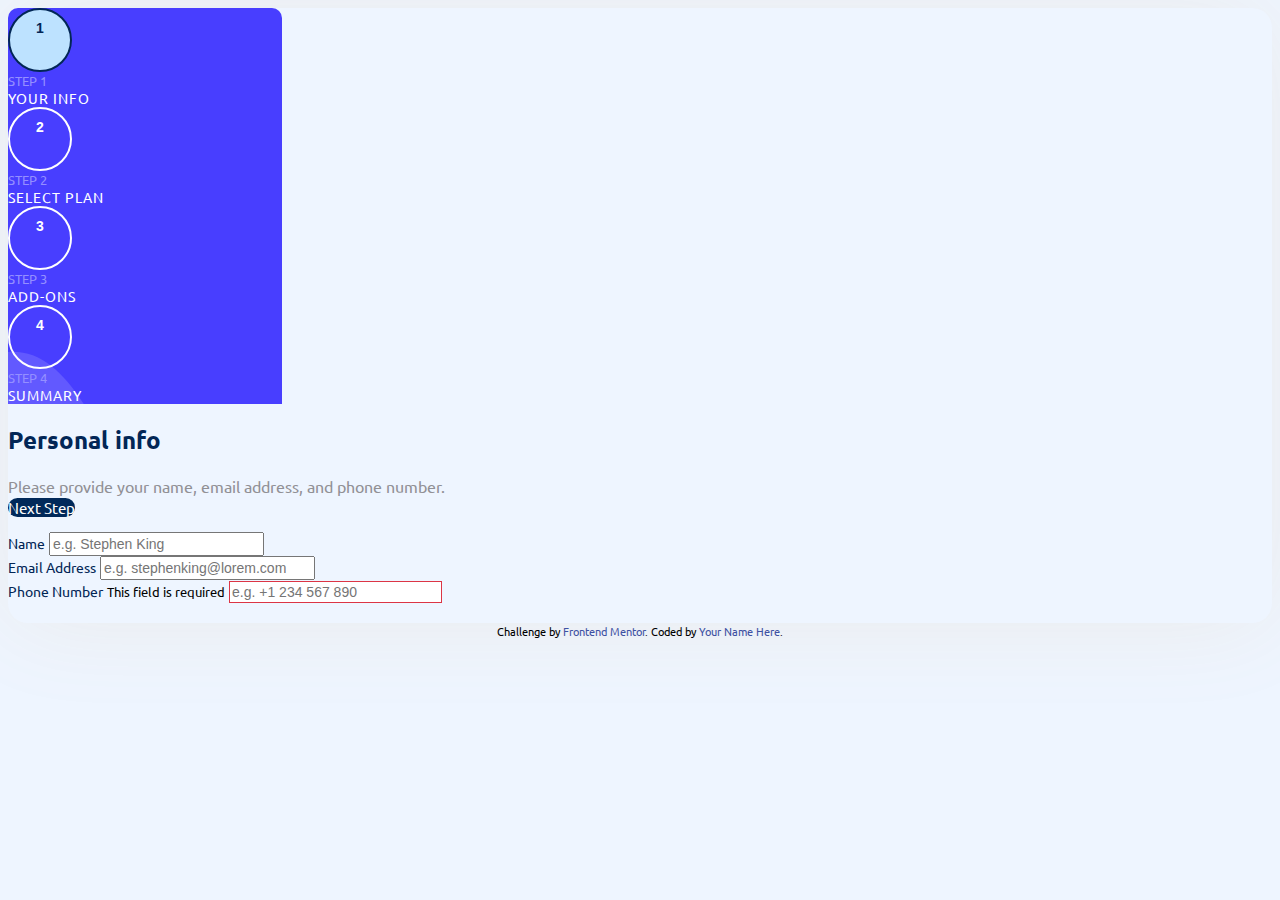
<file: index.html>
<!DOCTYPE html>
<html lang="en">
<head>
    <meta charset="UTF-8">
    <meta name="viewport" content="width=device-width, initial-scale=1.0"> <!-- displays site properly based on user's device -->
    <link rel="icon" type="image/png" sizes="32x32" href="./assets/images/favicon-32x32.png">
    <title>Frontend Mentor | Multi-step form</title>
    <link rel="stylesheet" href="https://cdn.jsdelivr.net/npm/bootstrap@4.6.2/dist/css/bootstrap.min.css" integrity="sha384-xOolHFLEh07PJGoPkLv1IbcEPTNtaed2xpHsD9ESMhqIYd0nLMwNLD69Npy4HI+N" crossorigin="anonymous">
    <link rel="stylesheet" href="assets/css/styles.css">
    
    <!-- Feel free to remove these styles or customise in your own stylesheet 👍 -->
    <style>
    .attribution { font-size: 11px; text-align: center; }
    .attribution a { color: hsl(228, 45%, 44%); }
    </style>
</head>
<body>
    <div class="container d-flex h-100">
        <div class="row justify-content-center align-self-center w-100">
            <div class="col-12 card card-main">
                <div class="row h-100">
                    <div class="col-sm-3 p-4 m-4 side-panel-background">
                        <a href="index.html">
                            <div class="row pt-4">
                                <div class="col-2">
                                    <div class="circle-active">1</div>
                                </div>
                                <div class="col-10 pl-4">
                                    <p class="step">STEP 1</p>
                                    <p class="step-description">Your Info</p>
                                </div>
                            </div>
                        </a>
                        <a href="select-plan.html">
                            <div class="row pt-4">
                                <div class="col-2">
                                    <div class="circle">2</div>
                                </div>
                                <div class="col-10 pl-4">
                                    <p class="step">STEP 2</p>
                                    <p class="step-description">Select Plan</p>
                                </div>
                            </div>
                        </a>
                        <a href="add-ons.html">
                            <div class="row pt-4">
                                <div class="col-2">
                                    <div class="circle">3</div>
                                </div>
                                <div class="col-10 pl-4">
                                    <p class="step">STEP 3</p>
                                    <p class="step-description">Add-Ons</p>
                                </div>
                            </div>
                        </a>
                        <a href="summary.html">
                            <div class="row pt-4">
                                <div class="col-2">
                                    <div class="circle">4</div>
                                </div>
                                <div class="col-10 pl-4">
                                    <p class="step">STEP 4</p>
                                    <p class="step-description">Summary</p>
                                </div>
                            </div>
                        </a>
                    </div>
                    <div class="form-options-wrapper offset-1 col-sm-6 pt-5">
                        <h2 class="header">Personal info</h2>
                        <p class="sub-header">Please provide your name, email address, and phone number.</p>
                        
                        <br>
                        
                        <div class="form-group">
                            <label for="name">Name</label>
                            <small id="nameHelp" class="form-text float-right text-danger font-weight-bold"></small>
                            <input type="text" class="form-control form-control-lg" id="name" aria-describedby="nameHelp" placeholder="e.g. Stephen King">
                        </div>

                        <div class="form-group">
                            <label for="email">Email Address</label>
                            <small id="emailHelp" class="form-text float-right text-danger font-weight-bold"></small>
                            <input type="email" class="form-control form-control-lg" id="email" aria-describedby="emailHelp" placeholder="e.g. stephenking@lorem.com">
                        </div>

                        <div class="form-group">
                            <label for="phoneNumber">Phone Number</label>
                            <small id="phoneNumberHelp" class="form-text float-right text-danger font-weight-bold">This field is required</small>
                            <input type="text" class="form-control form-control-lg input-error" id="phoneNumber" aria-describedby="phoneNumberHelp" placeholder="e.g. +1 234 567 890">
                        </div>

                        <div class="w-100 form-options-footer">
                            <a href="select-plan.html" class="btn btn-primary-custom btn-lg float-right">Next Step</a>
                        </div>
                    </div>                
                </div>
            </div>
        </div>
    </div>
  <!-- Sidebar start -->

  <!-- Step 1
  Your info

  Step 2
  Select plan

  Step 3
  Add-ons

  Step 4
  Summary -->

  <!-- Sidebar end -->

  <!-- Step 1 start -->

  <!-- Personal info
  Please provide your name, email address, and phone number.

  Name
  e.g. Stephen King

  Email Address
  e.g. stephenking@lorem.com

  Phone Number
  e.g. +1 234 567 890

  Next Step -->

  <!-- Step 1 end -->

  <!-- Step 2 start -->

  <!-- Select your plan
  You have the option of monthly or yearly billing.

  Arcade
  $9/mo

  Advanced
  $12/mo

  Pro
  $15/mo

  Monthly
  Yearly

  Go Back
  Next Step -->

  <!-- Step 2 end -->

  <!-- Step 3 start -->

  <!-- Pick add-ons
  Add-ons help enhance your gaming experience.

  Online service
  Access to multiplayer games
  +$1/mo

  Larger storage
  Extra 1TB of cloud save
  +$2/mo

  Customizable Profile
  Custom theme on your profile
  +$2/mo

  Go Back
  Next Step -->

  <!-- Step 3 end -->

  <!-- Step 4 start -->

  <!-- Finishing up
  Double-check everything looks OK before confirming. -->

  <!-- Dynamically add subscription and add-on selections here -->

  <!-- Total (per month/year)

  Go Back
  Confirm -->

  <!-- Step 4 end -->

  <!-- Step 5 start -->

  <!-- Thank you!

  Thanks for confirming your subscription! We hope you have fun 
  using our platform. If you ever need support, please feel free 
  to email us at support@loremgaming.com. -->

  <!-- Step 5 end -->
  
    <div class="attribution mt-5">
        Challenge by <a href="https://www.frontendmentor.io?ref=challenge" target="_blank">Frontend Mentor</a>. 
        Coded by <a href="#">Your Name Here</a>.
    </div>
    
    <script src="https://cdn.jsdelivr.net/npm/jquery@3.5.1/dist/jquery.slim.min.js" integrity="sha384-DfXdz2htPH0lsSSs5nCTpuj/zy4C+OGpamoFVy38MVBnE+IbbVYUew+OrCXaRkfj" crossorigin="anonymous"></script>
    <script src="https://cdn.jsdelivr.net/npm/bootstrap@4.6.2/dist/js/bootstrap.bundle.min.js" integrity="sha384-Fy6S3B9q64WdZWQUiU+q4/2Lc9npb8tCaSX9FK7E8HnRr0Jz8D6OP9dO5Vg3Q9ct" crossorigin="anonymous"></script>
</body>
</html>
</file>
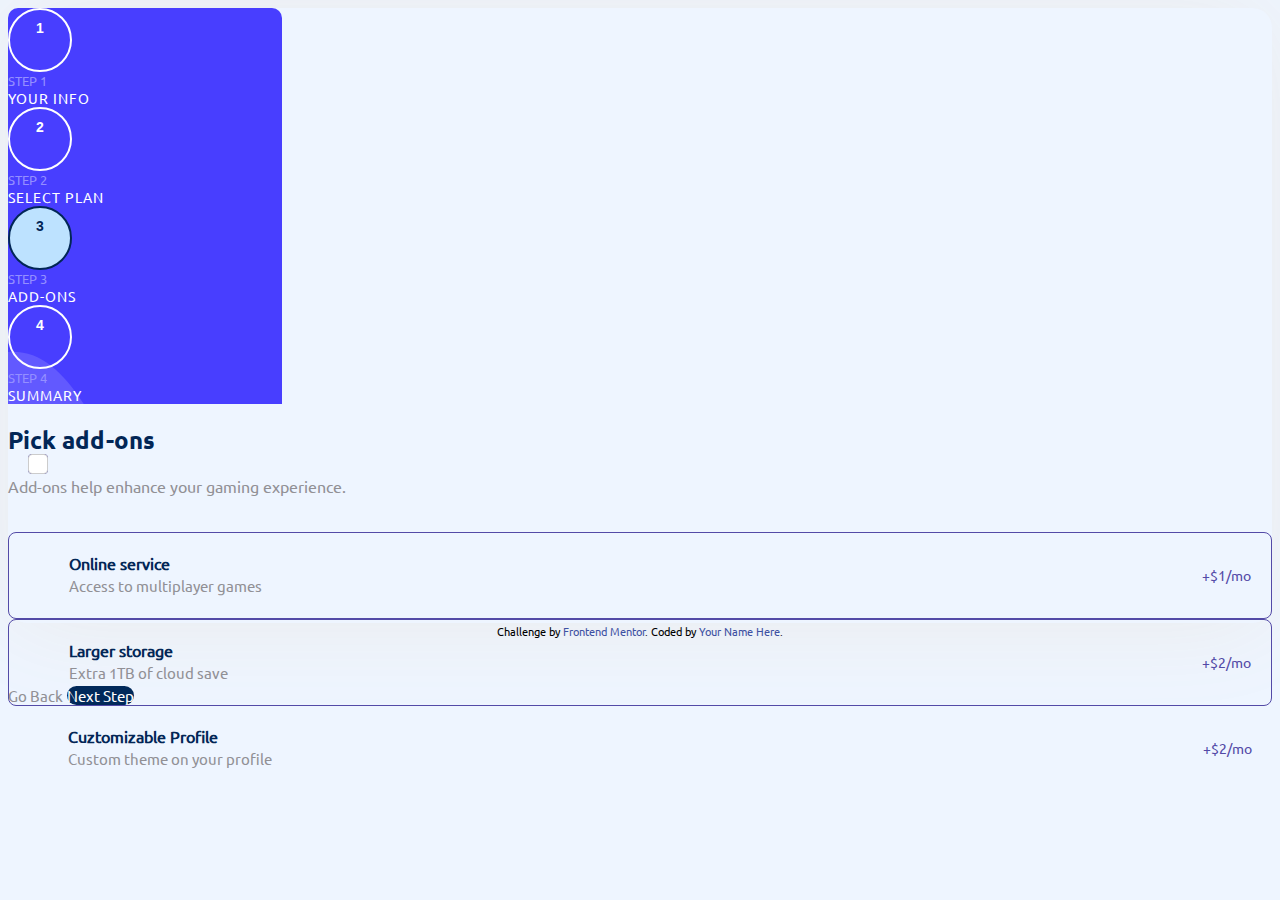
<file: add-ons.html>
<!DOCTYPE html>
<html lang="en">
<head>
    <meta charset="UTF-8">
    <meta name="viewport" content="width=device-width, initial-scale=1.0"> <!-- displays site properly based on user's device -->
    <link rel="icon" type="image/png" sizes="32x32" href="./assets/images/favicon-32x32.png">
    <title>Frontend Mentor | Multi-step form</title>
    <link rel="stylesheet" href="https://cdn.jsdelivr.net/npm/bootstrap@4.6.2/dist/css/bootstrap.min.css" integrity="sha384-xOolHFLEh07PJGoPkLv1IbcEPTNtaed2xpHsD9ESMhqIYd0nLMwNLD69Npy4HI+N" crossorigin="anonymous">
    <link rel="stylesheet" href="assets/css/styles.css">
    
    <!-- Feel free to remove these styles or customise in your own stylesheet 👍 -->
    <style>
    .attribution { font-size: 11px; text-align: center; }
    .attribution a { color: hsl(228, 45%, 44%); }
    </style>
</head>
<body>
    <div class="container d-flex h-100">
        <div class="row justify-content-center align-self-center w-100">
            <div class="col-12 card card-main">
                <div class="row h-100">
                    <div class="col-sm-3 p-4 m-4 side-panel-background">
                        <a href="index.html">
                            <div class="row pt-4">
                                <div class="col-2">
                                    <div class="circle">1</div>
                                </div>
                                <div class="col-10 pl-4">
                                    <p class="step">STEP 1</p>
                                    <p class="step-description">Your Info</p>
                                </div>
                            </div>
                        </a>
                        <a href="select-plan.html">
                            <div class="row pt-4">
                                <div class="col-2">
                                    <div class="circle">2</div>
                                </div>
                                <div class="col-10 pl-4">
                                    <p class="step">STEP 2</p>
                                    <p class="step-description">Select Plan</p>
                                </div>
                            </div>
                        </a>
                        <a href="add-ons.html">
                            <div class="row pt-4">
                                <div class="col-2">
                                    <div class="circle-active">3</div>
                                </div>
                                <div class="col-10 pl-4">
                                    <p class="step">STEP 3</p>
                                    <p class="step-description">Add-Ons</p>
                                </div>
                            </div>
                        </a>
                        <a href="summary.html">
                            <div class="row pt-4">
                                <div class="col-2">
                                    <div class="circle">4</div>
                                </div>
                                <div class="col-10 pl-4">
                                    <p class="step">STEP 4</p>
                                    <p class="step-description">Summary</p>
                                </div>
                            </div>
                        </a>
                    </div>
                    <div class="form-options-wrapper offset-1 col-sm-6 pt-5">
                        <h2 class="header">Pick add-ons</h2>
                        <p class="sub-header">Add-ons help enhance your gaming experience.</p>
                        
                        <br>
                        <div class="w-100">
                            <div class="row row-cols-1 row-cols-md-1">
                                <div class="col mb-3" role="button">
                                    <div class="card add-ons add-ons-active">
                                        <div class="custom-check">
                                            <input type="checkbox" id="online-services" checked>
                                            <label for="online-services"></label>
                                        </div>
                                        
                                        <h5>Online service</h5>
                                        <p>
                                            Access to multiplayer games
                                            <small>+$1/mo</small>
                                        </p>
                                    </div>
                                </div>
                                <div class="col mb-3" role="button">
                                    <div class="card add-ons add-ons-active">
                                        <div class="custom-check">
                                            <input type="checkbox" id="larger-storage" checked>
                                            <label for="larger-storage"></label>
                                        </div>
                                        
                                        <h5>Larger storage</h5>
                                        <p>
                                            Extra 1TB of cloud save
                                            <small>+$2/mo</small>
                                        </p>
                                    </div>
                                </div>
                                <div class="col mb-3" role="button">
                                    <div class="card add-ons add-ons">
                                        <div class="custom-check">
                                            <input type="checkbox" id="cuztomizable-profile">
                                            <label for="cuztomizable-profile"></label>
                                        </div>
                                        
                                        <h5>Cuztomizable Profile</h5>
                                        <p>
                                            Custom theme on your profile
                                            <small>+$2/mo</small>
                                        </p>
                                    </div>
                                </div>
                            </div>
                        </div>

                        <div class="w-100 form-options-footer">
                            <a href="select-plan.html" class="btn btn-custom btn-lg float-left">Go Back</a>
                            <a href="summary.html" class="btn btn-primary-custom btn-lg float-right">Next Step</a>
                        </div>
                    </div>                
                </div>
            </div>
        </div>
    </div>
  
    <div class="attribution mt-5">
        Challenge by <a href="https://www.frontendmentor.io?ref=challenge" target="_blank">Frontend Mentor</a>. 
        Coded by <a href="#">Your Name Here</a>.
    </div>
    
    <script src="https://cdn.jsdelivr.net/npm/jquery@3.5.1/dist/jquery.slim.min.js" integrity="sha384-DfXdz2htPH0lsSSs5nCTpuj/zy4C+OGpamoFVy38MVBnE+IbbVYUew+OrCXaRkfj" crossorigin="anonymous"></script>
    <script src="https://cdn.jsdelivr.net/npm/bootstrap@4.6.2/dist/js/bootstrap.bundle.min.js" integrity="sha384-Fy6S3B9q64WdZWQUiU+q4/2Lc9npb8tCaSX9FK7E8HnRr0Jz8D6OP9dO5Vg3Q9ct" crossorigin="anonymous"></script>
</body>
</html>
</file>
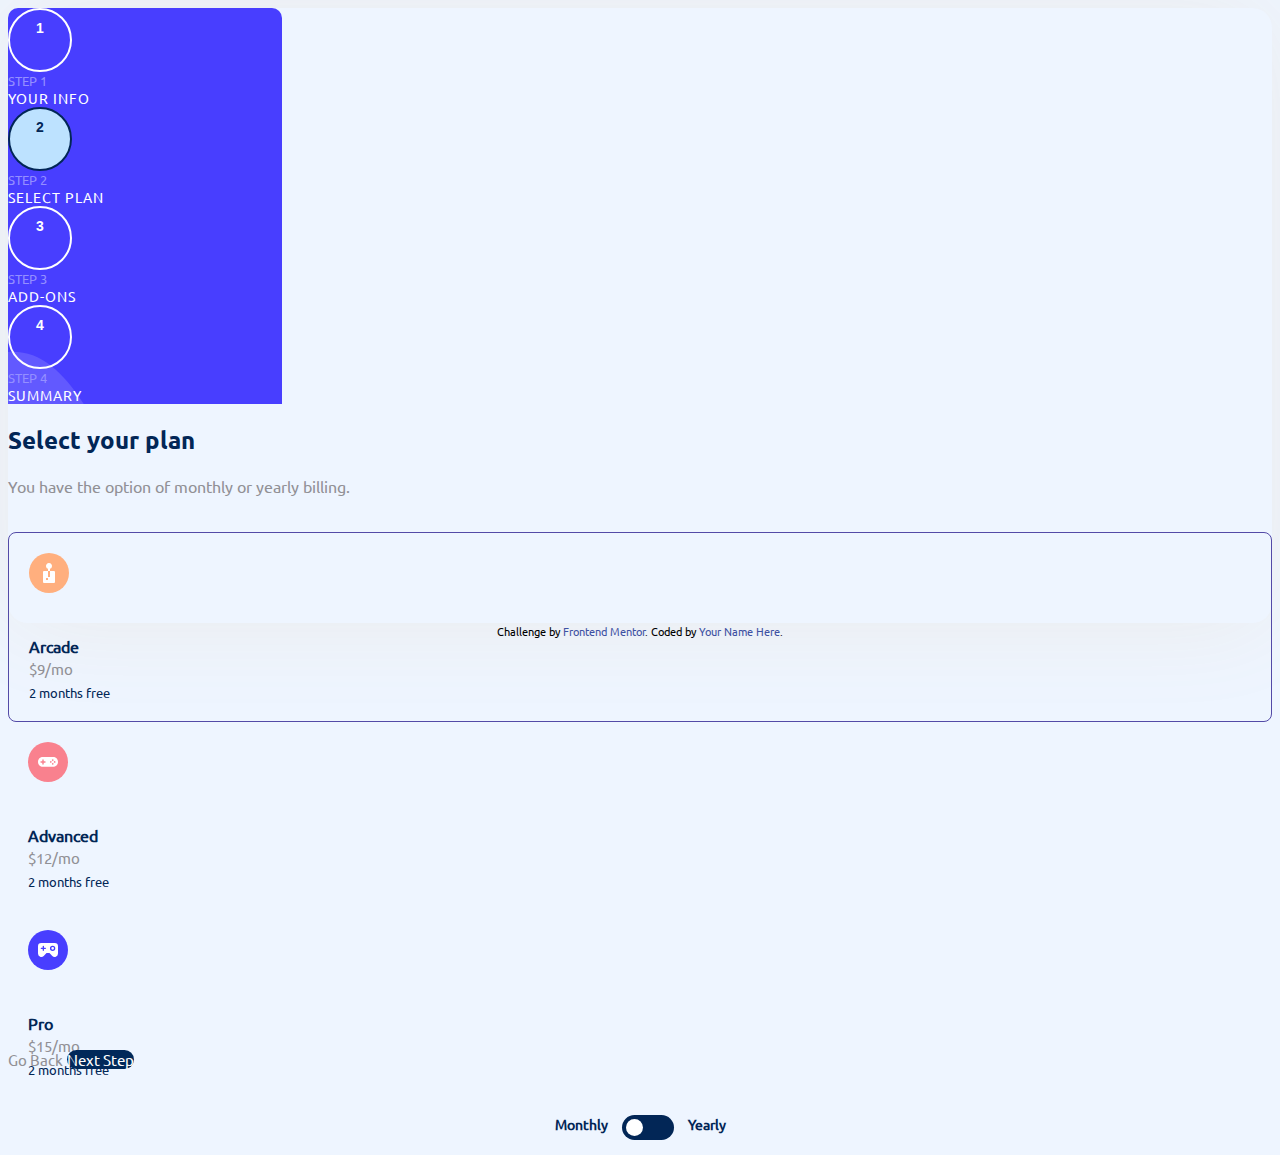
<file: select-plan.html>
<!DOCTYPE html>
<html lang="en">
<head>
    <meta charset="UTF-8">
    <meta name="viewport" content="width=device-width, initial-scale=1.0"> <!-- displays site properly based on user's device -->
    <link rel="icon" type="image/png" sizes="32x32" href="./assets/images/favicon-32x32.png">
    <title>Frontend Mentor | Multi-step form</title>
    <link rel="stylesheet" href="https://cdn.jsdelivr.net/npm/bootstrap@4.6.2/dist/css/bootstrap.min.css" integrity="sha384-xOolHFLEh07PJGoPkLv1IbcEPTNtaed2xpHsD9ESMhqIYd0nLMwNLD69Npy4HI+N" crossorigin="anonymous">
    <link rel="stylesheet" href="assets/css/styles.css">
    
    <!-- Feel free to remove these styles or customise in your own stylesheet 👍 -->
    <style>
    .attribution { font-size: 11px; text-align: center; }
    .attribution a { color: hsl(228, 45%, 44%); }
    </style>
</head>
<body>
    <div class="container d-flex h-100">
        <div class="row justify-content-center align-self-center w-100">
            <div class="col-12 card card-main">
                <div class="row h-100">
                    <div class="col-sm-3 p-4 m-4 side-panel-background">
                        <a href="index.html">
                            <div class="row pt-4">
                                <div class="col-2">
                                    <div class="circle">1</div>
                                </div>
                                <div class="col-10 pl-4">
                                    
                                        <p class="step">STEP 1</p>
                                        <p class="step-description">Your Info</p>
                                    
                                </div>
                            </div>
                        </a>
                        <a href="select-plan.html">
                            <div class="row pt-4">
                                <div class="col-2">
                                    <div class="circle-active">2</div>
                                </div>
                                <div class="col-10 pl-4">
                                    <p class="step">STEP 2</p>
                                    <p class="step-description">Select Plan</p>
                                </div>
                            </div>
                        </a>
                        <a href="add-ons.html">
                            <div class="row pt-4">
                                <div class="col-2">
                                    <div class="circle">3</div>
                                </div>
                                <div class="col-10 pl-4">
                                    <p class="step">STEP 3</p>
                                    <p class="step-description">Add-Ons</p>
                                </div>
                            </div>
                        </a>
                        <a href="summary.html">
                            <div class="row pt-4">
                                <div class="col-2">
                                    <div class="circle">4</div>
                                </div>
                                <div class="col-10 pl-4">
                                    <p class="step">STEP 4</p>
                                    <p class="step-description">Summary</p>
                                </div>
                            </div>
                        </a>
                    </div>
                    <div class="form-options-wrapper offset-1 col-sm-6 pt-5">
                        <h2 class="header">Select your plan</h2>
                        <p class="sub-header">You have the option of monthly or yearly billing.</p>
                        
                        <br>
                        <div class="w-100">
                            <div class="row row-cols-1 row-cols-md-3">
                                <div class="col mb-4">
                                    <div class="card plan plan-active">
                                        <img src="/assets/images/icon-arcade.svg" alt="">
                                        <h5>Arcade</h5>
                                        <p>$9/mo</p>
                                        <small class="small primary-blue-text-color">2 months free</small>
                                    </div>
                                </div>
    
                                <div class="col mb-4">
                                    <div class="card plan plan">
                                        <img src="/assets/images/icon-advanced.svg" alt="">
                                        <h5>Advanced</h5>
                                        <p>$12/mo</p>
                                        <small class="small primary-blue-text-color">2 months free</small>
                                    </div>
                                </div>

                                <div class="col mb-4">
                                    <div class="card plan plan">
                                        <img src="/assets/images/icon-pro.svg" alt="">
                                        <h5>Pro</h5>
                                        <p>$15/mo</p>
                                        <small class="small primary-blue-text-color">2 months free</small>
                                    </div>
                                </div>
                            </div>
                        </div>

                        <div class="w-100 bg-light plan-slider">
                            <label>Monthly</label>
                            <label class="switch">
                                <input type="checkbox">
                                <span class="slider round"></span>
                            </label>
                            <label class="text-muted">Yearly</label>
                        </div>

                        <div class="w-100 form-options-footer">
                            <a href="index.html" class="btn btn-custom btn-lg float-left">Go Back</a>
                            <a href="add-ons.html" class="btn btn-primary-custom btn-lg float-right">Next Step</a>
                        </div>
                    </div>                
                </div>
            </div>
        </div>
    </div>
  
    <div class="attribution mt-5">
        Challenge by <a href="https://www.frontendmentor.io?ref=challenge" target="_blank">Frontend Mentor</a>. 
        Coded by <a href="#">Your Name Here</a>.
    </div>
    
    <script src="https://cdn.jsdelivr.net/npm/jquery@3.5.1/dist/jquery.slim.min.js" integrity="sha384-DfXdz2htPH0lsSSs5nCTpuj/zy4C+OGpamoFVy38MVBnE+IbbVYUew+OrCXaRkfj" crossorigin="anonymous"></script>
    <script src="https://cdn.jsdelivr.net/npm/bootstrap@4.6.2/dist/js/bootstrap.bundle.min.js" integrity="sha384-Fy6S3B9q64WdZWQUiU+q4/2Lc9npb8tCaSX9FK7E8HnRr0Jz8D6OP9dO5Vg3Q9ct" crossorigin="anonymous"></script>
</body>
</html>
</file>
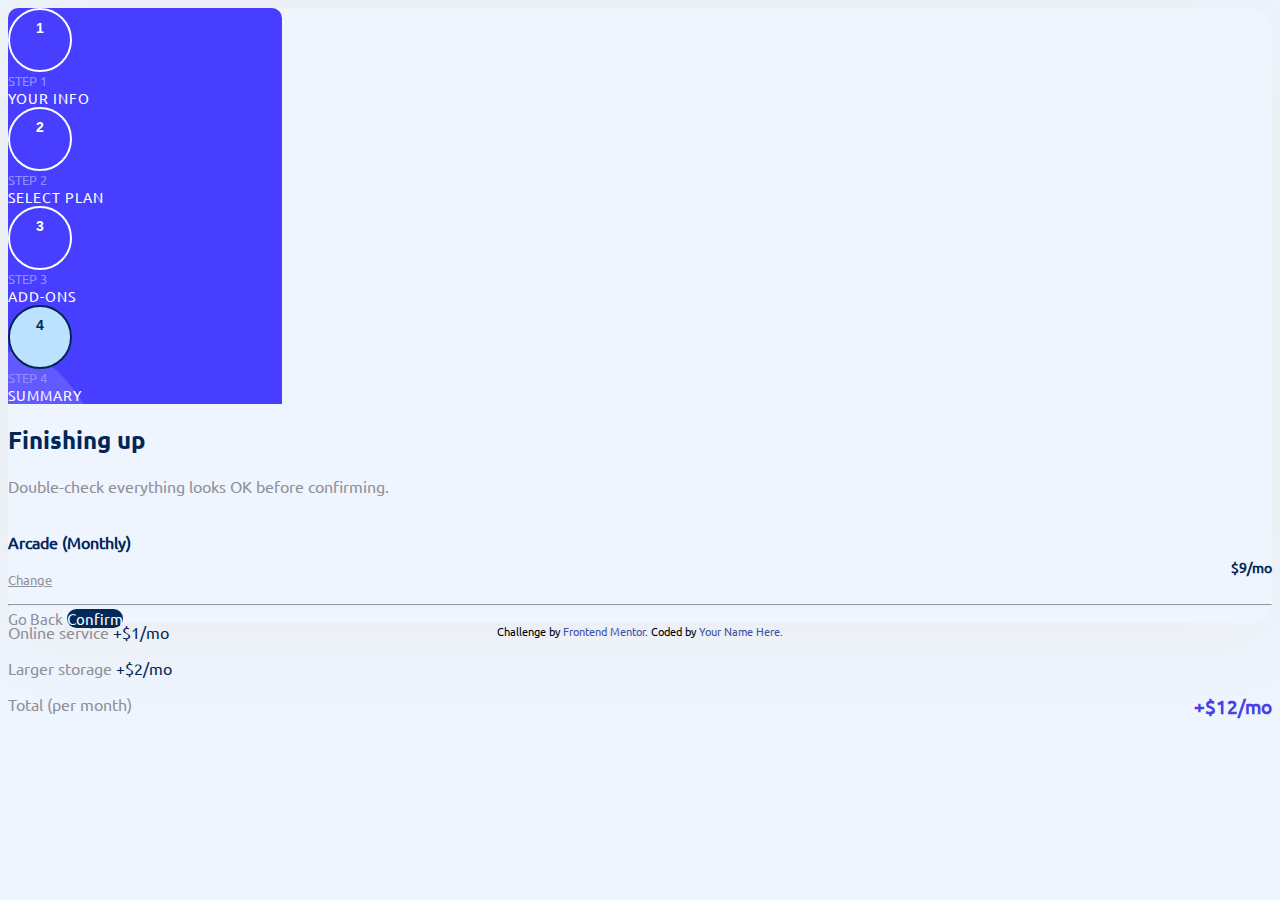
<file: summary.html>
<!DOCTYPE html>
<html lang="en">
<head>
    <meta charset="UTF-8">
    <meta name="viewport" content="width=device-width, initial-scale=1.0"> <!-- displays site properly based on user's device -->
    <link rel="icon" type="image/png" sizes="32x32" href="./assets/images/favicon-32x32.png">
    <title>Frontend Mentor | Multi-step form</title>
    <link rel="stylesheet" href="https://cdn.jsdelivr.net/npm/bootstrap@4.6.2/dist/css/bootstrap.min.css" integrity="sha384-xOolHFLEh07PJGoPkLv1IbcEPTNtaed2xpHsD9ESMhqIYd0nLMwNLD69Npy4HI+N" crossorigin="anonymous">
    <link rel="stylesheet" href="assets/css/styles.css">
    
    <!-- Feel free to remove these styles or customise in your own stylesheet 👍 -->
    <style>
    .attribution { font-size: 11px; text-align: center; }
    .attribution a { color: hsl(228, 45%, 44%); }
    </style>
</head>
<body>
    <div class="container d-flex h-100">
        <div class="row justify-content-center align-self-center w-100">
            <div class="col-12 card card-main">
                <div class="row h-100">
                    <div class="col-sm-3 p-4 m-4 side-panel-background">
                        <a href="index.html">
                            <div class="row pt-4">
                                <div class="col-2">
                                    <div class="circle">1</div>
                                </div>
                                <div class="col-10 pl-4">
                                    <p class="step">STEP 1</p>
                                    <p class="step-description">Your Info</p>
                                </div>
                            </div>
                        </a>
                        <a href="select-plan.html">
                            <div class="row pt-4">
                                <div class="col-2">
                                    <div class="circle">2</div>
                                </div>
                                <div class="col-10 pl-4">
                                    <p class="step">STEP 2</p>
                                    <p class="step-description">Select Plan</p>
                                </div>
                            </div>
                        </a>
                        <a href="add-ons.html">
                            <div class="row pt-4">
                                <div class="col-2">
                                    <div class="circle">3</div>
                                </div>
                                <div class="col-10 pl-4">
                                    <p class="step">STEP 3</p>
                                    <p class="step-description">Add-Ons</p>
                                </div>
                            </div>
                        </a>
                        <a href="summary.html">
                            <div class="row pt-4">
                                <div class="col-2">
                                    <div class="circle-active">4</div>
                                </div>
                                <div class="col-10 pl-4">
                                    <p class="step">STEP 4</p>
                                    <p class="step-description">Summary</p>
                                </div>
                            </div>
                        </a>
                    </div>
                    <div class="form-options-wrapper offset-1 col-sm-6 pt-5">
                        <h2 class="header">Finishing up</h2>
                        <p class="sub-header">Double-check everything looks OK before confirming.</p>
                        
                        <br>
                        <div class="w-100">
                            <div class="card bg-light border-0 p-3">
                                <div class="summary">
                                    <h5>Arcade (Monthly)</h5>
                                    <p>
                                        <a href="#">Change</a>
                                        <span>$9/mo</span>
                                    </p>
                                </div>
                                <hr>
                                <p class="sub-header small mb-2">
                                    Online service
                                    <span class="float-right primary-blue-text-color small">+$1/mo</span>
                                </p>
                                <p class="sub-header small mb-2">
                                    Larger storage
                                    <span class="float-right primary-blue-text-color small">+$2/mo</span>
                                </p>
                            </div>
                            <p class="sub-header small p-3 mb-2">
                                Total (per month)
                                <span class="total">+$12/mo</span>
                            </p>
                        </div>

                        <div class="w-100 form-options-footer">
                            <a href="add-ons.html" class="btn btn-custom btn-lg float-left">Go Back</a>
                            <a href="thank-you.html" class="btn btn-secondary-custom btn-lg float-right">Confirm</a>
                        </div>
                    </div>                
                </div>
            </div>
        </div>
    </div>
  
    <div class="attribution mt-5">
        Challenge by <a href="https://www.frontendmentor.io?ref=challenge" target="_blank">Frontend Mentor</a>. 
        Coded by <a href="#">Your Name Here</a>.
    </div>
    
    <script src="https://cdn.jsdelivr.net/npm/jquery@3.5.1/dist/jquery.slim.min.js" integrity="sha384-DfXdz2htPH0lsSSs5nCTpuj/zy4C+OGpamoFVy38MVBnE+IbbVYUew+OrCXaRkfj" crossorigin="anonymous"></script>
    <script src="https://cdn.jsdelivr.net/npm/bootstrap@4.6.2/dist/js/bootstrap.bundle.min.js" integrity="sha384-Fy6S3B9q64WdZWQUiU+q4/2Lc9npb8tCaSX9FK7E8HnRr0Jz8D6OP9dO5Vg3Q9ct" crossorigin="anonymous"></script>
</body>
</html>
</file>
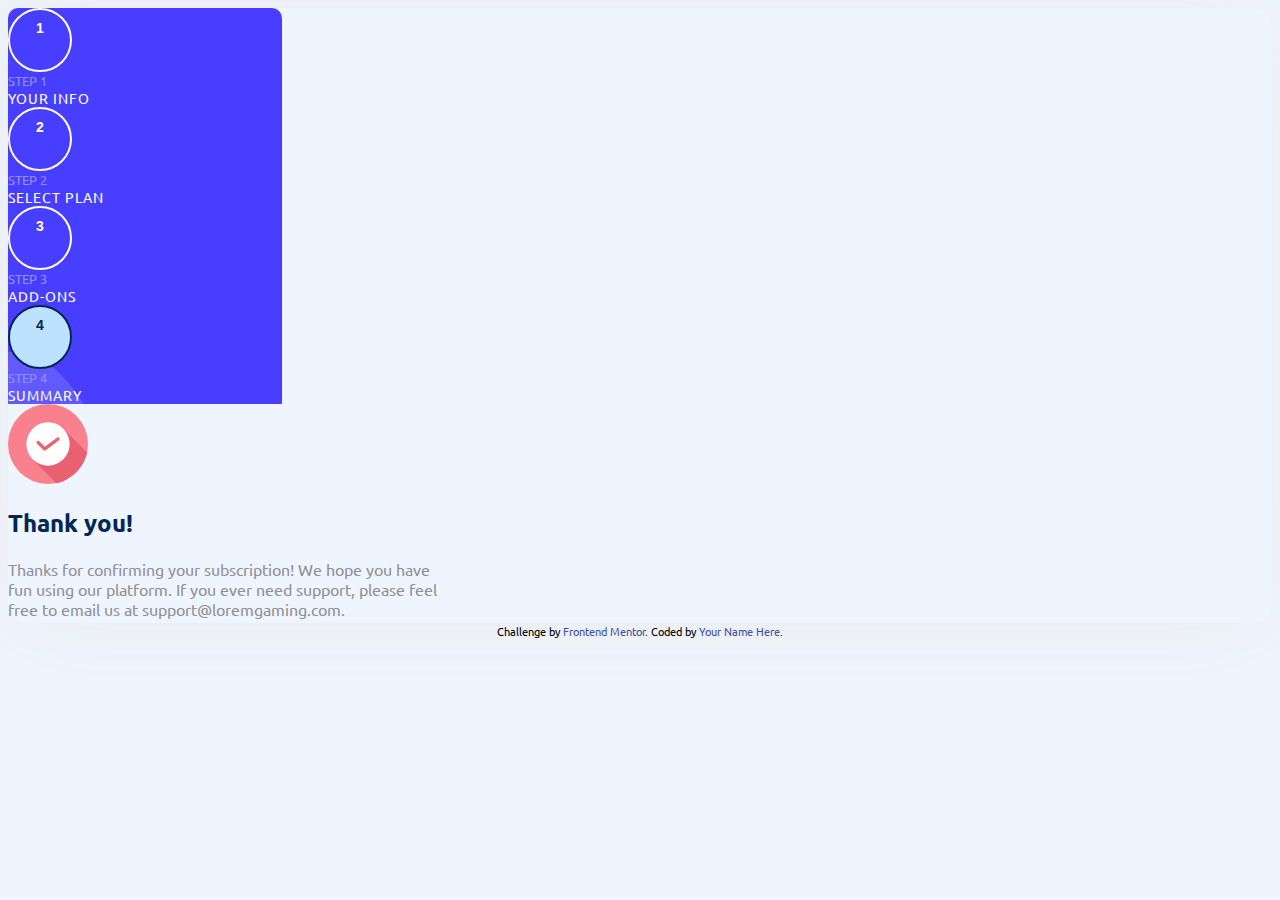
<file: thank-you.html>
<!DOCTYPE html>
<html lang="en">
<head>
    <meta charset="UTF-8">
    <meta name="viewport" content="width=device-width, initial-scale=1.0"> <!-- displays site properly based on user's device -->
    <link rel="icon" type="image/png" sizes="32x32" href="./assets/images/favicon-32x32.png">
    <title>Frontend Mentor | Multi-step form</title>
    <link rel="stylesheet" href="https://cdn.jsdelivr.net/npm/bootstrap@4.6.2/dist/css/bootstrap.min.css" integrity="sha384-xOolHFLEh07PJGoPkLv1IbcEPTNtaed2xpHsD9ESMhqIYd0nLMwNLD69Npy4HI+N" crossorigin="anonymous">
    <link rel="stylesheet" href="assets/css/styles.css">
    
    <!-- Feel free to remove these styles or customise in your own stylesheet 👍 -->
    <style>
    .attribution { font-size: 11px; text-align: center; }
    .attribution a { color: hsl(228, 45%, 44%); }
    </style>
</head>
<body>
    <div class="container d-flex h-100">
        <div class="row justify-content-center align-self-center w-100">
            <div class="col-12 card card-main">
                <div class="row h-100">
                    <div class="col-sm-3 p-4 m-4 side-panel-background">
                        <a href="index.html">
                            <div class="row pt-4">
                                <div class="col-2">
                                    <div class="circle">1</div>
                                </div>
                                <div class="col-10 pl-4">
                                    <p class="step">STEP 1</p>
                                    <p class="step-description">Your Info</p>
                                </div>
                            </div>
                        </a>
                        <a href="select-plan.html">
                            <div class="row pt-4">
                                <div class="col-2">
                                    <div class="circle">2</div>
                                </div>
                                <div class="col-10 pl-4">
                                    <p class="step">STEP 2</p>
                                    <p class="step-description">Select Plan</p>
                                </div>
                            </div>
                        </a>
                        <a href="add-ons.html">
                            <div class="row pt-4">
                                <div class="col-2">
                                    <div class="circle">3</div>
                                </div>
                                <div class="col-10 pl-4">
                                    <p class="step">STEP 3</p>
                                    <p class="step-description">Add-Ons</p>
                                </div>
                            </div>
                        </a>
                        <a href="summary.html">
                            <div class="row pt-4">
                                <div class="col-2">
                                    <div class="circle-active">4</div>
                                </div>
                                <div class="col-10 pl-4">
                                    <p class="step">STEP 4</p>
                                    <p class="step-description">Summary</p>
                                </div>
                            </div>
                        </a>
                    </div>
                    
                    <div class="d-flex h-100 col-8">
                        <div class="row justify-content-center align-self-center w-100">
                            <div class="col-12 text-center">
                                <img src="assets/images/icon-thank-you.svg" alt="">
                                <h2 class="header">Thank you!</h2>
                                <p class="sub-header">Thanks for confirming your subscription! We hope you have<br>fun using our platform. If you ever need support, please feel<br>free to email us at support@loremgaming.com.</p>
                            </div>
                        </div>
                    </div>                
                </div>
            </div>
        </div>
    </div>
  
    <div class="attribution mt-5">
        Challenge by <a href="https://www.frontendmentor.io?ref=challenge" target="_blank">Frontend Mentor</a>. 
        Coded by <a href="#">Your Name Here</a>.
    </div>
    
    <script src="https://cdn.jsdelivr.net/npm/jquery@3.5.1/dist/jquery.slim.min.js" integrity="sha384-DfXdz2htPH0lsSSs5nCTpuj/zy4C+OGpamoFVy38MVBnE+IbbVYUew+OrCXaRkfj" crossorigin="anonymous"></script>
    <script src="https://cdn.jsdelivr.net/npm/bootstrap@4.6.2/dist/js/bootstrap.bundle.min.js" integrity="sha384-Fy6S3B9q64WdZWQUiU+q4/2Lc9npb8tCaSX9FK7E8HnRr0Jz8D6OP9dO5Vg3Q9ct" crossorigin="anonymous"></script>
</body>
</html>
</file>
<file: assets/css/styles.css>
@font-face {
    font-family: 'Ubuntu-Regular';
    src: url('../fonts/Ubuntu-Regular.ttf');
    font-weight: normal;
    font-style: normal;
}

@font-face {
    font-family: 'Ubuntu-Bold';
    src: url('../fonts/Ubuntu-Bold.ttf');
    font-weight: bolder;
    font-style: normal;
}

@font-face {
    font-family: 'Ubuntu-Medium';
    src: url('../fonts/Ubuntu-Medium.ttf');
    font-weight: bold;
    font-style: normal;
}

html, body {
    background: #eef5ff;
    height: 90vh !important;
    font-family: 'Ubuntu-Regular', Arial, sans-serif !important;
}

a {
    text-decoration: none !important;
}

.card-main {
    border-radius: 20px;
    height: 615px;
    box-shadow: 0px 0px 100px #ebebeb;
    border: none;
}

.side-panel-background {
    background: url('../images/bg-sidebar-desktop.svg') no-repeat;
    height: 100%;
}

.primary-blue-text-color {
    color: #022656 !important;
}

.bg-light-blue {
    background: #bde2ff;
}

.circle {
    border-radius: 50%;
    width: 40px;
    height: 40px;
    line-height: 40px;
    vertical-align: middle;
    padding: 10px;
    background: transparent;
    border: 2px solid #fff;
    color: #fff;
    text-align: center;
    font: 14px Arial, sans-serif;
    font-weight: 700;
}

.circle-active {
    border-radius: 50%;
    width: 40px;
    height: 40px;
    line-height: 40px;
    vertical-align: middle;
    padding: 10px;
    background: #bde2ff;
    border: 2px solid #022656;
    color: #022656;
    text-align: center;
    font: 14px Arial, sans-serif;
    font-weight: 700;
}

.step {
    font-size: 13px;
    color: #948fff;
    font-weight: 300;
    margin: 0px 0px 0px 0px;
}

.step-description {
    font-size: 14px;
    color: #fff;
    font-weight: 500;
    letter-spacing: 1px;
    text-transform: uppercase;
    margin: 0;
}

.header {
    color: #022656;
    font-family: 'Ubuntu-Bold', Arial, sans-serif !important;
    margin-top: 20px;
}

.sub-header {
    color: #919095;
}

label {
    color: #022656;
    font-size: 14px;
}

input {
    color: #022656 !important;
    font-size: 16px !important;
    font-weight: 500 !important;
}

input:focus {
    border: #022656 1px solid !important;
    box-shadow: none !important;
    outline: 0 none !important;
}

.input-error {
    border: #dc3545 1px solid !important;
    box-shadow: none !important;
    outline: 0 none !important;
}

.input-error:focus {
    border: #dc3545 1px solid !important;
    box-shadow: none !important;
    outline: 0 none !important;
}

input::-webkit-input-placeholder {
    font-size: 14px !important;
    font-weight: 500 !important;
}

input::-moz-placeholder {
    font-size: 14px !important;
    font-weight: 500 !important;
}

input::-ms-input-placeholder {
    font-size: 14px !important;
    font-weight: 500 !important;
}

.form-options-wrapper{
    position:relative;
}

.form-options-footer{
    position:absolute; bottom: 80px;
}

.btn-primary-custom {
    color: #fff;
    background-color: #01295a;
    border-color: #01295a;
    font-size: 15px !important;
    line-height: 30px;
    border-radius: 10px;
}

.btn-primary-custom:hover {
    color: #fff;
    background-color: #174a8a;
    border-color: #174a8a;

}

.btn-secondary-custom {
    color: #fff;
    background-color: #01295a;
    border-color: #01295a;
    font-size: 15px !important;
    line-height: 30px;
    border-radius: 10px;
}

.btn-secondary-custom:hover {
    color: #fff;
    background-color: #918cfd;
    border-color: #918cfd;

}

.btn-custom {
    color: #919095;
    font-size: 15px !important;
    line-height: 30px;
}

.btn-custom:hover {
    color: #01295a;
}

.plan {
    border-radius: .5rem;
    padding: 20px;
}

.plan:hover, .plan-active {
    border: 1px solid #534aa7;
    border-radius: .5rem;
}

.plan > img {
    width: 40px;
}

.plan > h5 {
    color: #022656;
    font-size: 16px !important;
    font-weight: 700;
    margin: 40px 0px 3px 0px;
}

.plan > p {
    color: #919095;
    font-size: 15px;
    margin: 0px 0px 3px 0px;
}

.plan-slider {
    padding: 15px;
    text-align: center;
}

.plan-slider label {
    margin: 0px 5px 0px 5px;
    font-size: 14px !important;
    font-weight: 600;
}

.switch {
    position: relative;
    display: inline-block;
    width: 52px;
    height: 25px;
}

.switch input {
    opacity: 0;
    width: 0;
    height: 0;
}

.slider {
    position: absolute;
    cursor: pointer;
    top: 0;
    left: 0;
    right: 0;
    bottom: 0;
    background-color: #022656;
    -webkit-transition: 0.4s;
    transition: 0.4s;
}

.slider:before {
    position: absolute;
    content: "";
    height: 17px;
    width: 17px;
    left: 4px;
    bottom: 4px;
    background-color: white;
    -webkit-transition: 0.4s;
    transition: 0.4s;
}

input:checked + .slider:before {
    -webkit-transform: translateX(26px);
    -ms-transform: translateX(26px);
    transform: translateX(26px);
}

.slider.round {
    border-radius: 34px;
}

.slider.round:before {
    border-radius: 50%;
}

.add-ons {
    border-radius: .5rem;
    /* padding: 20px; */
    padding: 20px 20px 20px 60px;
}

.add-ons:hover, .add-ons-active {
    border: 1px solid #534aa7;
    border-radius: .5rem;
}

.add-ons > h5 {
    color: #022656;
    font-size: 16px !important;
    font-weight: 700;
    margin: 0px 0px 3px 0px;
}

.add-ons > p {
    color: #919095;
    font-size: 15px;
    margin: 0px 0px 3px 0px;
}

.add-ons > p > small {
    color: #534aa7;
    font-size: 14px;
    margin: -10px 0px 3px 0px;
    float: right;
}

.custom-check {
    position: absolute;
    top: 30px;
    left: 20px;
    padding: 20px;
}

.custom-check label {
    background-color: #fff;
    border: 1px solid #ccc;
    border-radius: 20%;
    cursor: pointer;
    height: 18px;
    left: 0px;
    position: absolute;
    top: 0px;
    width: 18px;
}

.custom-check label:after {
    border: 2px solid #fff;
    border-top: none;
    border-right: none;
    content: "";
    height: 6px;
    left: 3px;
    opacity: 0;
    position: absolute;
    top: 4px;
    transform: rotate(-45deg);
    width: 12px;
}

.custom-check input[type="checkbox"] {
    visibility: hidden;
}

.custom-check input[type="checkbox"]:checked + label {
    background-color: #534aa7;
    border-color: #534aa7;
}

.custom-check input[type="checkbox"]:checked + label:after {
    opacity: 1;
}

.summary > h5 {
    color: #022656;
    font-size: 16px !important;
    font-weight: 700;
    margin: 0px 0px 3px 0px;
}

.summary > p > a {
    color: #919095;
    text-decoration: underline !important;
    font-size: 13px;
    margin: 0px 0px 3px 0px;
}

.summary > p > a:hover {
    color: #534aa7;
}

.summary > p > span {
    color: #022656;
    font-size: 14px;
    font-weight: 700;
    margin: -10px 0px 3px 0px;
    float: right;
}

.total {
    color: #4a41e5;
    font-size: 19px;
    font-weight: 800;
    float: right;
}
</file>
